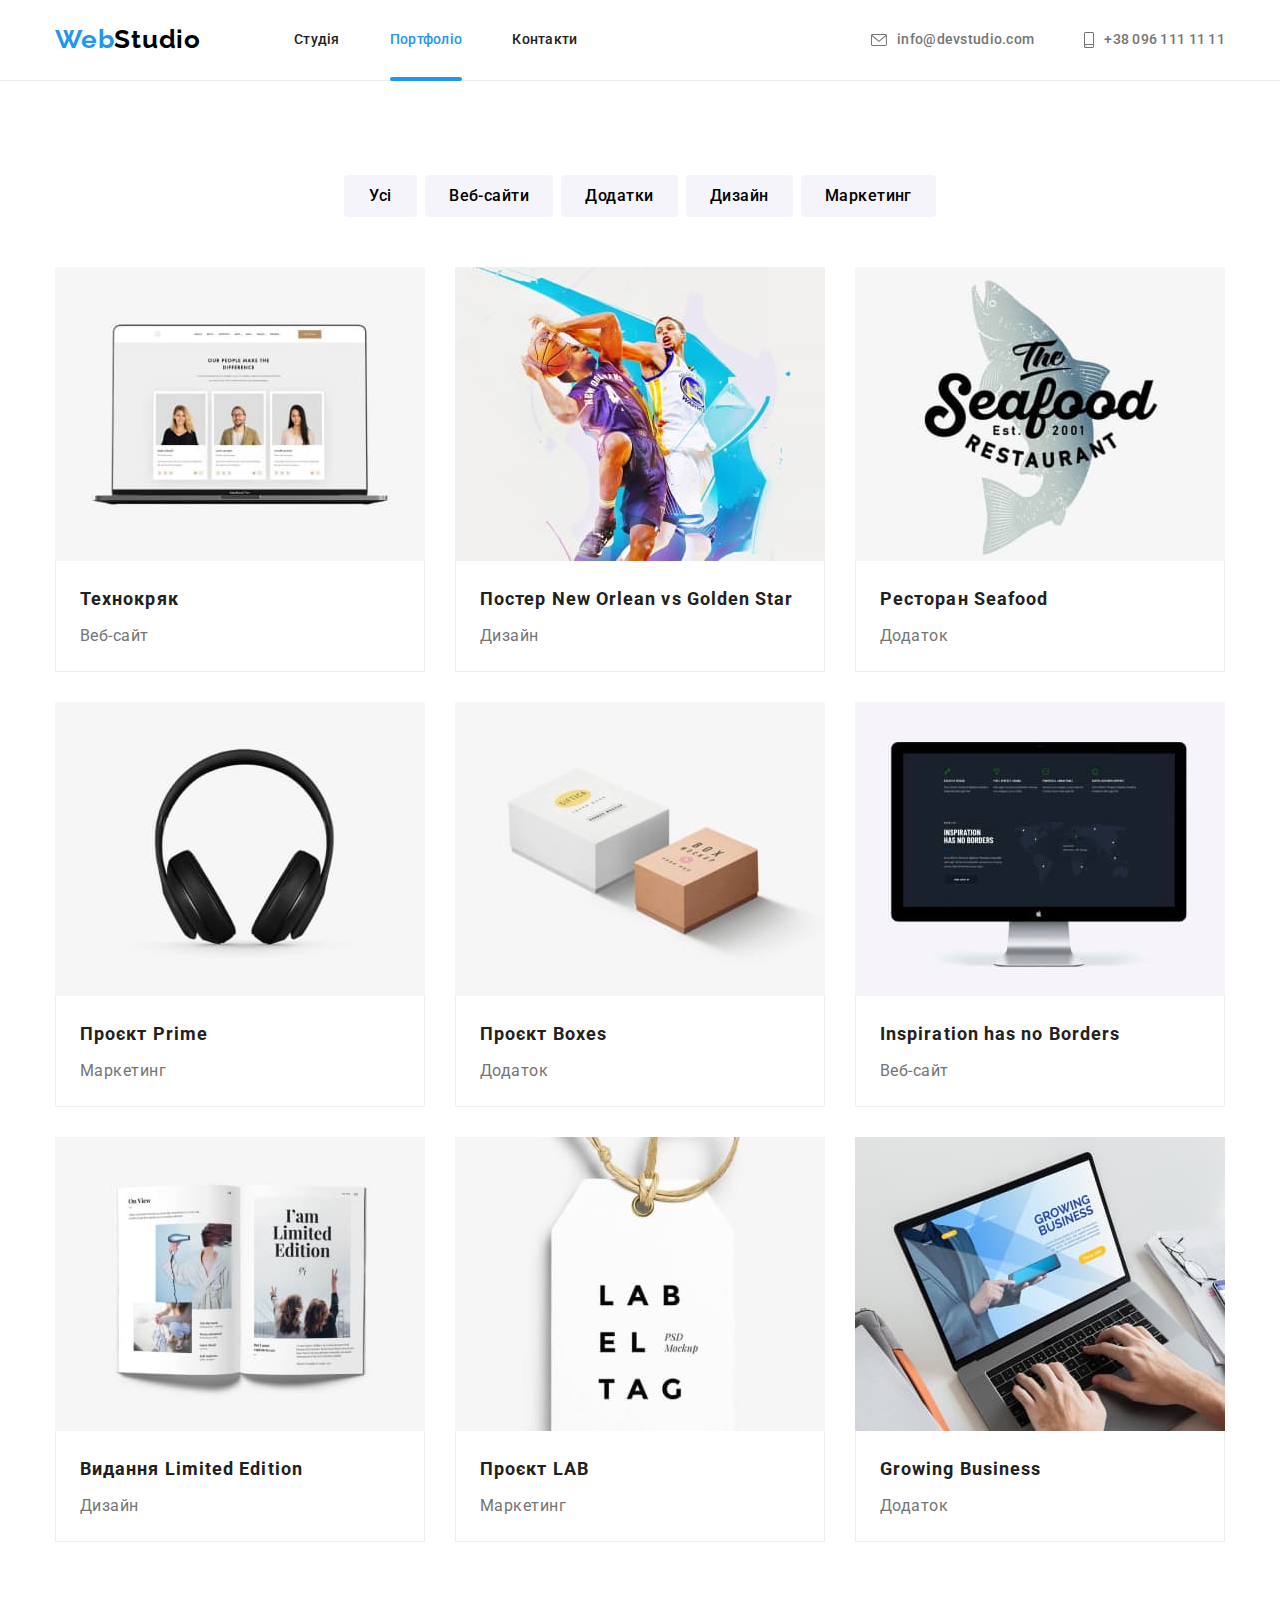
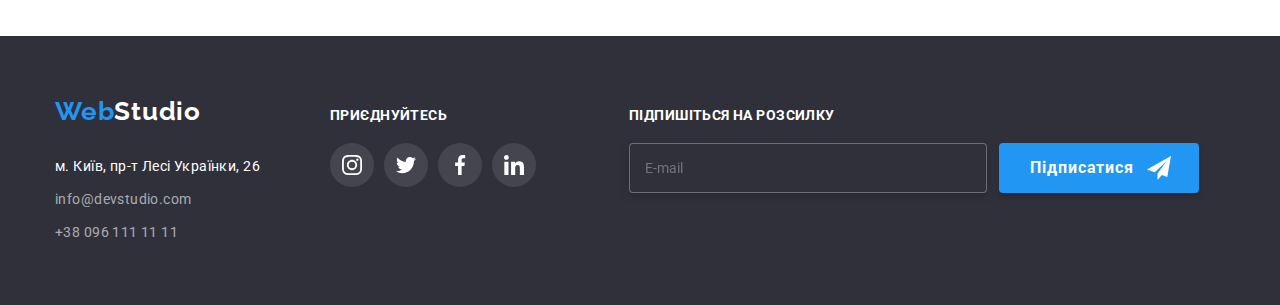
<file: portfolio.html>
<!DOCTYPE html>
<html lang="uk">

<head>
    <meta charset="UTF-8">
    <meta http-equiv="X-UA-Compatible" content="IE=edge">
    <meta name="viewport" content="width=device-width, initial-scale=1.0">
    <title lang="en">WebStudio</title>
    <link rel="preconnect" href="https://fonts.googleapis.com">
    <link rel="preconnect" href="https://fonts.gstatic.com" crossorigin>
    <link
        href="https://fonts.googleapis.com/css2?family=Raleway:wght@700&family=Roboto:wght@400;500;700;900&display=swap"
        rel="stylesheet">
    <link rel="stylesheet"
        href="https://cdnjs.cloudflare.com/ajax/libs/modern-normalize/1.1.0/modern-normalize.min.css">
        <link rel="stylesheet" href="./css/main.min.css">
        <!-- <link rel="stylesheet" href="./css/styles.css"> -->
</head>

<body>

    <header class="header">
        <!-- Logo -->
        <div class="container flex-nav">
            <nav class="header-nav">
                <a class="logo" href="/"><span class="logo-web">Web</span><span class="logo-studio">Studio</span></a>
                <ul class="site-nav list">
                    <li class="item"><a class="link " href="./index.html">Студія</a></li>
                    <li class="item"><a class="link current" href="./portfolio.html">Портфоліо</a></li>
                    <li class="item"><a class="link" href="#contacts">Контакти</a></li>
                </ul>
            </nav>
            <ul class="site-cont list">
                <li class="item">
                    <a class="link-contact" href="mailto:">
                        <svg class="mail-icon" width="16" height="12">
                            <use href="./images/icons.svg#icon-letter" width="16" height="12"></use>
                        </svg>
                        info@devstudio.com
                    </a>
                </li>
                <li class="item"><a class="link-contact" href="tel:+380961111111">
                        <svg class="phone-icon" width="10" height="16">
                            <use href="./images/icons.svg#icon-smartphone" width="10" height="16"></use>
                        </svg>
                        +38 096 111 11 11
                    </a>
                </li>
                
            </ul>
        </div>
    </header>
    <main>
        <section class="section">
            <div class="container">
                <h1 class="filter visually-hidden">Портфоліо</h1>
                <ul class="filter-btn list">
                    <li class="filter-type"><button class="filter-list btn btn-shad" type="button">Усі</button></li>
                    <li class="filter-type"><button class="filter-list btn btn-shad" type="button">Веб-сайти</button></li>
                    <li class="filter-type"><button class="filter-list btn btn-shad" type="button">Додатки</button></li>
                    <li class="filter-type"><button class="filter-list btn btn-shad" type="button">Дизайн</button></li>
                    <li class="filter-type"><button class="filter-list btn btn-shad" type="button">Маркетинг</button></li>
                </ul>
                <ul class="filter-item list">
                    <li class="list-object">
                        <a class="list-link" href="">
                            <div class="team-thumb">
                                <img class="img-dsc" src="./images/product1.jpg" alt="Ноутбук з відкритою головною сторінкою" width="370">
                                <div class="overlay">
                                    <p class="overlay-text">
                                        Ресурс пропонує комплексні пропозиції з різним рівнем функціоналу та сервісів. Все це дозволить відвідувачу
                                        отримати
                                        вичерпні відомості про компанію чи приватну особу.
                                    </p>
                                </div>
                            </div>
                            <div class="title-brd">
                                <h2 class="list-title">Технокряк</h2>
                                <p class="list-descrpt">Веб-сайт</p>
                            </div>
                        </a>
                    </li>
                    <li class="list-object">
                        <a class="list-link" href="">
                            <div class="team-thumb">
                            <img class="img-dsc" src="./images/product2.jpg" alt=" Постер New Orleans vg Golden State Warriors"
                                width="370">
                                <div class="overlay">
                                    <p class="overlay-text">
                                        Ресурс пропонує комплексні пропозиції з різним рівнем функціоналу та сервісів. Все це дозволить відвідувачу
                                        отримати
                                        вичерпні відомості про компанію чи приватну особу.
                                    </p>
                                </div> 
                            </div>       
                            <div class="title-brd">
                                <h2 class="list-title">Постер New Orlean vs Golden Star</h2>
                                <p class="list-descrpt">Дизайн</p>
                            </div>
                        </a>
                    </li>
                    <li class="list-object">
                        <a class="list-link" href="">
                            <div class="team-thumb">
                            <img class="img-dsc" src="./images/product3.jpg" alt="емблема ресторану Seafood" width="370">
                                <div class="overlay">
                                    <p class="overlay-text">
                                        Ресурс пропонує комплексні пропозиції з різним рівнем функціоналу та сервісів. Все це дозволить відвідувачу
                                        отримати
                                        вичерпні відомості про компанію чи приватну особу.
                                    </p>
                                </div>
                            </div>    
                            <div class="title-brd">    
                                <h2 class="list-title">Ресторан Seafood</h2>
                                <p class="list-descrpt">Додаток</p>
                            </div>
                        </a>
                    </li>
                    <li class="list-object">
                        <a class="list-link" href="">
                            <div class="team-thumb">
                            <img class="img-dsc" src="./images/product4.jpg" alt="навушники" width="370">
                                <div class="overlay">
                                    <p class="overlay-text">
                                        Ресурс пропонує комплексні пропозиції з різним рівнем функціоналу та сервісів. Все це дозволить відвідувачу
                                        отримати
                                        вичерпні відомості про компанію чи приватну особу.
                                    </p>
                                </div>
                            </div>    
                            <div class="title-brd">    
                                <h2 class="list-title">Проєкт Prime</h2>
                                <p class="list-descrpt">Маркетинг</p>
                            </div>
                        </a>
                    </li>
                    <li class="list-object">
                        <a class="list-link" href="">
                            <div class="team-thumb">
                            <img class="img-dsc" src="./images/product5.jpg" alt="дві картонних коробки" width="370">
                                <div class="overlay">
                                    <p class="overlay-text">
                                        Ресурс пропонує комплексні пропозиції з різним рівнем функціоналу та сервісів. Все це дозволить відвідувачу
                                        отримати
                                        вичерпні відомості про компанію чи приватну особу.
                                    </p>
                                </div>
                            </div>    
                            <div class="title-brd">    
                                <h2 class="list-title">Проєкт Boxes</h2>
                                <p class="list-descrpt">Додаток</p>
                            </div>
                        </a>
                    </li>
                    <li class="list-object">
                        <a class="list-link" href="">
                            <div class="team-thumb">
                            <img class="img-dsc" src="./images/product6.jpg" alt="великий монітор" width="370">
                                <div class="overlay">
                                    <p class="overlay-text">
                                        Ресурс пропонує комплексні пропозиції з різним рівнем функціоналу та сервісів. Все це дозволить відвідувачу
                                        отримати
                                        вичерпні відомості про компанію чи приватну особу.
                                    </p>
                                </div>
                            </div>    
                            <div class="title-brd">    
                                <h2 class="list-title">Inspiration has no Borders</h2>
                                <p class="list-descrpt">Веб-сайт</p>
                            </div>
                        </a>
                    </li>
                    <li class="list-object">
                        <a class="list-link" href="">
                            <div class="team-thumb">
                            <img class="img-dsc" src="./images/product7.jpg" alt="Розгорнута книга" width="370">
                                <div class="overlay">
                                    <p class="overlay-text">
                                        Ресурс пропонує комплексні пропозиції з різним рівнем функціоналу та сервісів. Все це дозволить відвідувачу
                                        отримати
                                        вичерпні відомості про компанію чи приватну особу.
                                    </p>
                                </div>
                            </div>    
                            <div class="title-brd">    
                                <h2 class="list-title">Видання Limited Edition</h2>
                                <p class="list-descrpt">Дизайн</p>
                            </div>
                        </a>
                    </li>
                    <li class="list-object">
                        <a class="list-link" href="">
                            <div class="team-thumb">
                            <img class="img-dsc" src="./images/product8.jpg" alt="паперова бірка із ниткою" width="370">
                                <div class="overlay">
                                    <p class="overlay-text">
                                        Ресурс пропонує комплексні пропозиції з різним рівнем функціоналу та сервісів. Все це дозволить відвідувачу
                                        отримати
                                        вичерпні відомості про компанію чи приватну особу.
                                    </p>
                                </div>
                            </div>    
                            <div class="title-brd">    
                                <h2 class="list-title">Проєкт LAB</h2>
                                <p class="list-descrpt">Маркетинг</p>
                            </div>
                        </a>
                    </li>
                    <li class="list-object">
                        <a class="list-link" href="">
                            <div class="team-thumb">
                            <img class="img-dsc" src="./images/product9.jpg" alt="чоловік працює на компютері" width="370">
                                <div class="overlay">
                                    <p class="overlay-text">
                                        Ресурс пропонує комплексні пропозиції з різним рівнем функціоналу та сервісів. Все це дозволить відвідувачу
                                        отримати
                                        вичерпні відомості про компанію чи приватну особу.
                                    </p>
                                </div>             
                            </div>                  
                            <div class="title-brd">    
                                <h2 class="list-title">Growing Business</h2>
                                <p class="list-descrpt">Додаток</p>
                            </div>
                        </a>
                    </li>
                
                </ul>
            </div>
        </section>
    </main>
    <!-- Footer -->
    <footer class="footer">
        <div class="container footer-part" id="contacts">
            <div class="footer-address">
                <a class="logo" href="/"> <span class="logo-web">Web</span><span class="logo-footer">Studio</span></a>
                <address class="address">
                    <p class="address-title">м. Київ, пр-т Лесі Українки, 26</p>
                    <ul class="list">
                        <li class="footer-link"><a class="footer-contact" href="mailto:">info@devstudio.com</a></li>
                        <li class="footer-link"><a class="footer-contact" href="tel:+380961111111">+38 096 111 11 11</a>
                        </li>
                    </ul>
                </address>
            </div>
            <div class="footer-socials">
                <p class="socials-title">Приєднуйтесь</p>
                <ul class="list-socials list">
                    <li class="soc-icon">
                        <a class="link-social" href="">
                            <svg class="social-icons" width="20" height="20">
                                <use href="./images/icons.svg#icon-instagram"></use>
                            </svg>
                        </a>
                    </li>
                    <li class="soc-icon">
                        <a class="link-social" href="">
                            <svg class="social-icons" width="20" height="20">
                                <use href="./images/icons.svg#icon-twitter"></use>
                            </svg>
                        </a>
                    </li>
                    <li class="soc-icon">
                        <a class="link-social" href="">
                            <svg class="social-icons" width="20" height="20">
                                <use href="./images/icons.svg#icon-facebook"></use>
                            </svg>
                        </a>
                    </li>
                    <li class="soc-icon">
                        <a class="link-social" href="">
                            <svg class="social-icons" width="20" height="20">
                                <use href="./images/icons.svg#icon-linkedin"></use>
                            </svg>
                        </a>
                    </li>
                </ul>
            </div>
            <div class="footer-subscribe">
                <p class="subscribe-title">Підпишіться на розсилку</p>
                <form class="subscribe-form">
                    <label>
                        <input class="sub-mail" type="email" name="email" placeholder="E-mail" >
                    </label>
                    <button class="btn sub-btn" type="submit">Підписатися
                        <svg class="sub-icon" width="24" height="24">
                            <use href="./images/icons.svg#icon-subscribe"></use>
                        </svg>
                    </button>
                </form>
            </div>
        </div>
    </footer>
</body>

</html>
</file>
<file: css/main.min.css>
:root{--color-text: #212121;--secondary-text: #757575;--logo-color: #2196f3;--primary-bgr: #ffffff;--secondary-bgr: #2f303a;--boxes-color: #eeeeee;--filter-color: #f5f4fa;--hero-button: #188ce8;--logo-font: "Raleway", sans-serif;--family-font: "Roboto", sans-serif;--trns-effect: 250ms cubic-bezier(0.4, 0, 0.2, 1)}.visually-hidden{position:absolute;width:1px;height:1px;margin:-1px;border:0;padding:0;white-space:nowrap;-webkit-clip-path:inset(100%);clip-path:inset(100%);clip:rect(0 0 0 0);overflow:hidden}body{font-family:var(--family-font);color:var(--color-text);background-color:var(--primary-bgr);font-size:14px}h1,h2,h3,p{margin:0;padding:0}img{display:block;max-width:100%;height:auto}.list{list-style:none;margin:0;padding:0}.section{padding-bottom:60px;padding-top:60px}@media screen and (min-width: 1200px){.section{padding-bottom:94px;padding-top:94px}}.container{padding-left:15px;padding-right:15px;margin-left:auto;margin-right:auto}@media screen and (min-width: 480px){.container{width:480px}}@media screen and (min-width: 768px){.container{width:768px}}@media screen and (min-width: 1200px){.container{width:1200px}}.btn{-webkit-transition:background-color var(--trns-effect),color var(--trns-effect),-webkit-box-shadow var(--trns-effect);transition:background-color var(--trns-effect),color var(--trns-effect),-webkit-box-shadow var(--trns-effect);transition:background-color var(--trns-effect),color var(--trns-effect),box-shadow var(--trns-effect);transition:background-color var(--trns-effect),color var(--trns-effect),box-shadow var(--trns-effect),-webkit-box-shadow var(--trns-effect)}.btn:hover,.btn:focus{background:var(--logo-color);color:var(--primary-bgr);cursor:pointer;-webkit-box-shadow:0px 3px 1px rgba(0,0,0,.1),0px 1px 2px rgba(0,0,0,.08),0px 2px 2px rgba(0,0,0,.12);box-shadow:0px 3px 1px rgba(0,0,0,.1),0px 1px 2px rgba(0,0,0,.08),0px 2px 2px rgba(0,0,0,.12)}.btn-shad:hover,.btn-shad:focus{-webkit-box-shadow:0px 3px 1px rgba(0,0,0,.1),0px 1px 2px rgba(0,0,0,.08),0px 2px 2px rgba(0,0,0,.12);box-shadow:0px 3px 1px rgba(0,0,0,.1),0px 1px 2px rgba(0,0,0,.08),0px 2px 2px rgba(0,0,0,.12)}.header{border-bottom:1px solid #ececec}.flex-nav{display:-webkit-box;display:-ms-flexbox;display:flex}.mail{display:-webkit-box;display:-ms-flexbox;display:flex}.link-contact{display:-webkit-box;display:-ms-flexbox;display:flex;-webkit-box-pack:center;-ms-flex-pack:center;justify-content:center;-webkit-box-align:center;-ms-flex-align:center;align-items:center;font-weight:500;font-size:14px;line-height:1.14;letter-spacing:.02em;text-decoration:none;color:var(--secondary-text);-webkit-transition:color var(--trns-effect);transition:color var(--trns-effect)}.link-contact:hover,.link-contact:focus{color:var(--logo-color)}@media screen and (min-width: 768px){.link-contact{-webkit-box-pack:left;-ms-flex-pack:left;justify-content:left;font-size:12px}}@media screen and (min-width: 1200px){.link-contact{display:-webkit-box;display:-ms-flexbox;display:flex;margin-left:auto;padding-top:32px;padding-bottom:32px;font-size:14px}}.mail-title{display:block}.mail-icon{vertical-align:middle;margin-right:10px;fill:currentColor}.phone-icon{vertical-align:middle;margin-right:10px;fill:currentColor}.site-cont{display:none}@media screen and (min-width: 768px){.site-cont{display:block;margin:0;margin-left:auto}}@media screen and (min-width: 1200px){.site-cont{display:-webkit-box;display:-ms-flexbox;display:flex;margin-left:auto}}@media screen and (min-width: 1200px){.site-cont .item+.item{margin-left:50px}}.header .logo{font-family:var(--logo-font);font-weight:700;font-size:24px;line-height:1.2;letter-spacing:.03em;text-decoration:none}@media screen and (min-width: 1200px){.header .logo{font-size:26px}}.header-nav{display:-webkit-box;display:-ms-flexbox;display:flex;-webkit-box-align:center;-ms-flex-align:center;align-items:center}.header-nav .logo{margin-bottom:0}.site-nav{display:none}@media screen and (min-width: 768px){.site-nav{display:-webkit-box;display:-ms-flexbox;display:flex;margin-left:93px}.site-nav .item+.item{margin-left:50px}}.site-nav .link.current{color:var(--logo-color)}.logo-web{color:var(--logo-color)}.logo-studio{color:#000}.link{display:block;padding-top:32px;padding-bottom:32px;font-weight:500;font-size:14px;line-height:1.14;letter-spacing:.02em;text-decoration:none;color:var(--color-text);-webkit-transition:color var(--trns-effect);transition:color var(--trns-effect)}.link:hover,.link:focus{color:var(--logo-color)}.link{position:relative}.current::after{content:"";position:absolute;bottom:-1px;left:0;width:100%;height:4px;border-radius:2px;background-color:var(--logo-color);opacity:1}@media screen and (min-width: 768px),(max-width: 1199px){.current::after{bottom:-1px}}@media screen and (min-width: 768px){.site-cont{padding-top:21px;padding-bottom:21px}}@media screen and (min-width: 1200px){.site-cont{padding:0}}@media screen and (min-width: 768px){.mail-icon{width:14px;height:10px}}@media screen and (min-width: 1200px){.mail-icon{width:16px;height:12px}}@media screen and (min-width: 768px){.phone-icon{width:10px;height:14px}}@media screen and (min-width: 1200px){.phone-icon{width:10px;height:16px}}@media screen and (min-width: 768px){.site-cont-item:not(:last-child){margin-bottom:10px}}@media screen and (min-width: 1200px){.site-cont-item:not(:last-child){margin-bottom:0}}.main__hero{max-width:1600px;background-color:#c4c4c4;text-align:center;padding-top:118px;padding-bottom:118px;background-image:-webkit-gradient(linear, left top, right top, from(rgba(49, 47, 58, 0.4)), to(rgba(49, 47, 58, 0.4))),url(../images/hero-sm@1x.jpg);background-image:linear-gradient(to right, rgba(49, 47, 58, 0.4), rgba(49, 47, 58, 0.4)),url(../images/hero-sm@1x.jpg);background-repeat:no-repeat;background-size:cover;background-position:center;margin-left:auto;margin-right:auto}@media screen and (min-device-pixel-ratio: 2),screen and (-webkit-min-device-pixel-ratio: 2),screen and (min-resolution: 192dpi),screen and (min-resolution: 2dppx){.main__hero{background-image:-webkit-gradient(linear, left top, right top, from(rgba(49, 47, 58, 0.4)), to(rgba(49, 47, 58, 0.4))),url(../images/hero-sm@2x.jpg);background-image:linear-gradient(to right, rgba(49, 47, 58, 0.4), rgba(49, 47, 58, 0.4)),url(../images/hero-sm@2x.jpg)}}@media screen and (min-width: 768px){.main__hero{background-image:-webkit-gradient(linear, left top, right top, from(rgba(49, 47, 58, 0.4)), to(rgba(49, 47, 58, 0.4))),url(../images/hero-md@1x.jpg);background-image:linear-gradient(to right, rgba(49, 47, 58, 0.4), rgba(49, 47, 58, 0.4)),url(../images/hero-md@1x.jpg)}}@media screen and (min-width: 768px)and (min-device-pixel-ratio: 2),screen and (min-width: 768px)and (-webkit-min-device-pixel-ratio: 2),screen and (min-width: 768px)and (min-resolution: 192dpi),screen and (min-width: 768px)and (min-resolution: 2dppx){.main__hero{background-image:-webkit-gradient(linear, left top, right top, from(rgba(49, 47, 58, 0.4)), to(rgba(49, 47, 58, 0.4))),url(../images/hero-md@2x.jpg);background-image:linear-gradient(to right, rgba(49, 47, 58, 0.4), rgba(49, 47, 58, 0.4)),url(../images/hero-md@2x.jpg)}}@media screen and (min-width: 1200px){.main__hero{padding-top:200px;padding-bottom:200px;background-image:-webkit-gradient(linear, left top, right top, from(rgba(49, 47, 58, 0.4)), to(rgba(49, 47, 58, 0.4))),url(../images/hero-lg@1x.jpg);background-image:linear-gradient(to right, rgba(49, 47, 58, 0.4), rgba(49, 47, 58, 0.4)),url(../images/hero-lg@1x.jpg)}}@media screen and (min-width: 1200px)and (min-device-pixel-ratio: 2),screen and (min-width: 1200px)and (-webkit-min-device-pixel-ratio: 2),screen and (min-width: 1200px)and (min-resolution: 192dpi),screen and (min-width: 1200px)and (min-resolution: 2dppx){.main__hero{background-image:-webkit-gradient(linear, left top, right top, from(rgba(49, 47, 58, 0.4)), to(rgba(49, 47, 58, 0.4))),url(../images/hero-lg@2x.jpg);background-image:linear-gradient(to right, rgba(49, 47, 58, 0.4), rgba(49, 47, 58, 0.4)),url(../images/hero-lg@2x.jpg)}}.hero__item{-webkit-box-pack:center;-ms-flex-pack:center;justify-content:center}.hero__title{font-weight:900;font-size:26px;line-height:1.61;letter-spacing:.06em;text-transform:uppercase;color:var(--primary-bgr);margin-bottom:30px;width:100%}@media screen and (min-width: 1200px){.hero__title{font-size:44px;line-height:1.34}}.hero__btn{min-width:216px;padding:10px 32px;border-color:rgba(0,0,0,0);font-family:inherit;font-weight:700;font-size:16px;line-height:1.87;letter-spacing:.06em;background-color:var(--logo-color);color:var(--primary-bgr);cursor:pointer;border-radius:4px;-webkit-box-shadow:0px 4px 4px rgba(0,0,0,.15);box-shadow:0px 4px 4px rgba(0,0,0,.15);-webkit-transition:background-color var(--trns-effect);transition:background-color var(--trns-effect)}.hero__btn:hover,.hero__btn:focus{background-color:var(--hero-button)}@media screen and (min-width: 768px){.future__list{display:-webkit-box;display:-ms-flexbox;display:flex;-ms-flex-wrap:wrap;flex-wrap:wrap;gap:30px}}@media screen and (min-width: 1200px){.future__list{display:-webkit-box;display:-ms-flexbox;display:flex;gap:0}.future__list .future__item+.future__item{margin-left:30px}}.future__pct{display:-webkit-box;display:-ms-flexbox;display:flex;-webkit-box-pack:center;-ms-flex-pack:center;justify-content:center;-webkit-box-align:center;-ms-flex-align:center;align-items:center;margin-bottom:30px;height:120px;background-color:var(--filter-color)}@media screen and (min-width: 768px){.future__pct{width:354px}}@media screen and (min-width: 1200px){.future__pct{width:270px}}@media screen and (min-width: 768px){.future__item{width:354px}}@media screen and (min-width: 1200px){.future__item{width:270px}}@media screen and (max-width: 767px){.future__item:not(:last-child){margin-bottom:30px}}.futures__label{text-align:center;font-weight:700;font-size:14px;line-height:1.14;letter-spacing:.03em;text-transform:uppercase;margin-bottom:10px}@media screen and (min-width: 768px){.futures__label{text-align:left}}.futures__text{font-size:14px;line-height:1.71;letter-spacing:.03em;color:var(--secondary-text)}.wrapper{position:relative}.wrapper__overlay-title{font-weight:700;font-size:14px;line-height:16px;text-align:center;letter-spacing:.03em;text-transform:uppercase;color:var(--primary-bgr);padding-top:27px;padding-bottom:27px}.wrapper__overlay-dsc{position:absolute;left:0;bottom:0;width:100%;background-color:rgba(47,48,58,.8)}.about{display:none;text-align:center}@media(min-width: 1200px){.about{display:block}}.about__list{display:-webkit-box;display:-ms-flexbox;display:flex}.about__list .about__item+.about__item{margin-left:30px}.main__about{padding-top:0}.about__title{font-weight:700;font-size:36px;line-height:1.17;letter-spacing:.03em;color:var(--color-text);margin-bottom:50px}.team{background:var(--filter-color);text-align:center}.social-list{display:-webkit-box;display:-ms-flexbox;display:flex;-webkit-box-pack:center;-ms-flex-pack:center;justify-content:center;gap:10px}.social-link{display:-webkit-box;display:-ms-flexbox;display:flex;-webkit-box-align:center;-ms-flex-align:center;align-items:center;-webkit-box-pack:center;-ms-flex-pack:center;justify-content:center;color:#afb1b8;width:44px;height:44px;background-color:#fff;border-radius:50%;-webkit-transition:background-color var(--trns-effect),color var(--trns-effect);transition:background-color var(--trns-effect),color var(--trns-effect)}.social-link:hover,.social-link:focus{color:var(--primary-bgr);background-color:var(--logo-color)}.social-icon{fill:currentColor}.team-person{display:block}@media screen and (min-width: 768px){.team-person{display:-webkit-box;display:-ms-flexbox;display:flex;-ms-flex-wrap:wrap;flex-wrap:wrap;-webkit-box-pack:center;-ms-flex-pack:center;justify-content:center;gap:30px}}.team-list{margin-bottom:30px;background-color:var(--primary-bgr);-webkit-box-shadow:0px 1px 3px rgba(0,0,0,.12),0px 1px 1px rgba(0,0,0,.14),0px 2px 1px rgba(0,0,0,.2);box-shadow:0px 1px 3px rgba(0,0,0,.12),0px 1px 1px rgba(0,0,0,.14),0px 2px 1px rgba(0,0,0,.2);border-radius:0px 0px 4px 4px}.team-list:last-child{margin-bottom:0}@media screen and (min-width: 768px){.team-list{margin-bottom:0}}.team-title{margin-bottom:30px;font-weight:700;font-size:28px;line-height:1.17;letter-spacing:.03em;color:var(--color-text)}@media screen and (min-width: 1200px){.team-title{font-size:36px;margin-bottom:50px}}.team-name{font-weight:500;font-size:16px;line-height:1.19;letter-spacing:.03em;color:var(--color-text);margin-bottom:10px}.our-team{padding-top:30px;padding-bottom:30px}.team-position{font-size:16px;line-height:1.18;letter-spacing:.03em;color:var(--secondary-text);margin-bottom:16px}@media screen and (min-width: 768px){.avatar{width:354px}}@media screen and (min-width: 1200px){.avatar{width:270px}}.reg-clients{margin-bottom:30px;font-weight:700;font-size:28px;line-height:33px;text-align:center;letter-spacing:.03em;color:var(--color-text)}@media screen and (min-width: 1200px){.reg-clients{margin-bottom:50px;font-weight:700;font-size:36px}}.clients-list{display:-webkit-box;display:-ms-flexbox;display:flex;-ms-flex-wrap:wrap;flex-wrap:wrap;-webkit-box-pack:center;-ms-flex-pack:center;justify-content:center;-webkit-box-align:center;-ms-flex-align:center;align-items:center;gap:30px}@media screen and (min-width: 1200px){.clients-list{display:-webkit-box;display:-ms-flexbox;display:flex}}.cleints-link{width:210px;height:92px;display:-webkit-box;display:-ms-flexbox;display:flex;-webkit-box-align:center;-ms-flex-align:center;align-items:center;-webkit-box-pack:center;-ms-flex-pack:center;justify-content:center;border:1px solid #afb1b8;border-radius:4px;color:#afb1b8;-webkit-transition:border-color var(--trns-effect),color var(--trns-effect);transition:border-color var(--trns-effect),color var(--trns-effect)}.cleints-link:hover,.cleints-link:focus{border-color:#2196f3;color:#2196f3}@media screen and (min-width: 768px){.cleints-link{width:226px}}@media screen and (min-width: 1200px){.cleints-link{width:170px}}.clients-icon{fill:currentColor}.footer{background-color:var(--secondary-bgr);padding-top:60px;padding-bottom:60px}.footer-part{text-align:center}@media screen and (min-width: 1200px){.footer-part{text-align:left}}@media screen and (min-width: 1200px){.footer-part{display:-webkit-box;display:-ms-flexbox;display:flex;-webkit-box-align:baseline;-ms-flex-align:baseline;align-items:baseline}}@media screen and (min-width: 1200px){.footer-socials{margin-right:93px}}.socials-title{font-weight:700;font-size:14px;line-height:16px;letter-spacing:.03em;text-transform:uppercase;color:var(--primary-bgr);margin-bottom:20px}.list-socials{display:-webkit-box;display:-ms-flexbox;display:flex;-webkit-box-pack:center;-ms-flex-pack:center;justify-content:center;text-align:center;-webkit-box-align:center;-ms-flex-align:center;align-items:center;gap:10px}.link-social{display:-webkit-box;display:-ms-flexbox;display:flex;-webkit-box-align:center;-ms-flex-align:center;align-items:center;-webkit-box-pack:center;-ms-flex-pack:center;justify-content:center;color:var(--primary-bgr);width:44px;height:44px;background-color:rgba(255,255,255,.1);border-radius:50%;-webkit-transition:background-color var(--trns-effect);transition:background-color var(--trns-effect)}.link-social:hover,.link-social:focus{color:var(--primary-bgr);background-color:var(--logo-color)}.social-icons{fill:currentColor}.container-contact{margin-bottom:60px}@media screen and (min-width: 768px){.container-contact{display:-webkit-box;display:-ms-flexbox;display:flex;-webkit-box-align:baseline;-ms-flex-align:baseline;align-items:baseline;-ms-flex-pack:distribute;justify-content:space-around;margin-bottom:60px}}@media screen and (min-width: 768px)and (min-width: 1200px){.container-contact{margin-bottom:0px}}@media screen and (min-width: 1200px){.container-contact{margin-bottom:0}}@media screen and (max-width: 767px){.footer-address{margin-bottom:60px}}@media screen and (min-width: 1200px){.footer-address{margin-right:70px}}.footer .logo{font-family:var(--logo-font);font-weight:700;font-size:24px;line-height:1.2;letter-spacing:.03em;text-decoration:none}@media screen and (min-width: 1200px){.footer .logo{font-size:26px}}.logo{display:block;margin-bottom:28px;text-decoration:none}.logo-footer{color:var(--primary-bgr)}.address{font-style:normal}.address-title{display:block;margin-bottom:9px;font-size:14px;line-height:1.71;letter-spacing:.03em;color:var(--primary-bgr)}.footer-contact{font-size:14px;line-height:1.71;letter-spacing:.03em;color:rgba(255,255,255,.6);text-decoration:none;-webkit-transition:color var(--trns-effect);transition:color var(--trns-effect)}.footer-contact:hover,.footer-contact:focus{color:var(--logo-color)}.footer-link{margin-bottom:9px}.footer-link:last-child{margin-bottom:0}.subscribe-title{font-weight:700;font-size:14px;line-height:16px;letter-spacing:.03em;text-transform:uppercase;color:var(--primary-bgr);margin-bottom:20px}.subscribe-form{-webkit-box-align:center;-ms-flex-align:center;align-items:center}@media screen and (min-width: 768px){.subscribe-form{-webkit-box-pack:center;-ms-flex-pack:center;justify-content:center}}@media screen and (min-width: 1200px){.subscribe-form{display:-webkit-box;display:-ms-flexbox;display:flex}}.sub-mail{width:100%;height:50px;outline:none;color:var(--primary-bgr);padding-left:15px;margin-bottom:20px;background-color:var(--secondary-bgr);border:1px solid rgba(255,255,255,.3);-webkit-filter:drop-shadow(0px 4px 4px rgba(0, 0, 0, 0.15));filter:drop-shadow(0px 4px 4px rgba(0, 0, 0, 0.15));border-radius:4px;-webkit-transition:var(--trns-effect);transition:var(--trns-effect)}.sub-mail:focus{border-color:var(--logo-color)}@media screen and (min-width: 768px){.sub-mail{width:450px;display:block;margin:auto;margin-bottom:20px}}@media screen and (min-width: 1200px){.sub-mail{width:358px;margin-bottom:0}}.mail-input{width:358px;height:50px;border:1px solid rgba(255,255,255,.3);-webkit-filter:drop-shadow(0px 4px 4px rgba(0, 0, 0, 0.15));filter:drop-shadow(0px 4px 4px rgba(0, 0, 0, 0.15));border-radius:4px}.sub-btn{position:relative;min-width:200px;padding-top:10px;padding-left:28px;padding-right:62px;padding-bottom:10px;border:1px rgba(0,0,0,0);font-family:inherit;font-weight:700;font-size:16px;line-height:30px;letter-spacing:.06em;background-color:var(--logo-color);color:var(--primary-bgr);cursor:pointer;border-radius:4px;-webkit-box-shadow:0px 4px 4px rgba(0,0,0,.15);box-shadow:0px 4px 4px rgba(0,0,0,.15);-webkit-transition:background-color var(--trns-effect);transition:background-color var(--trns-effect)}.sub-btn:hover,.sub-btn:focus{background-color:var(--hero-button)}@media screen and (min-width: 1200px){.sub-btn{margin-left:12px}}.sub-icon{position:absolute;top:13px;right:28px}.filter-btn{display:-webkit-box;display:-ms-flexbox;display:flex;margin-bottom:50px;-webkit-box-pack:center;-ms-flex-pack:center;justify-content:center}.filter-btn .filter-type+.filter-type{margin-left:8px}.filter-list{display:inline-block;min-width:73px;padding:6px 22px;font-family:inherit;background-color:var(--filter-color);font-weight:500;font-size:16px;line-height:1.62;text-align:center;letter-spacing:.03em;border-radius:4px;border-color:rgba(0,0,0,0)}.filter-item{display:-webkit-box;display:-ms-flexbox;display:flex;-ms-flex-wrap:wrap;flex-wrap:wrap;gap:30px}.list-object{width:370px}.list-link{display:block;text-decoration:none;-webkit-transition:-webkit-box-shadow var(--trns-effect);transition:-webkit-box-shadow var(--trns-effect);transition:box-shadow var(--trns-effect);transition:box-shadow var(--trns-effect), -webkit-box-shadow var(--trns-effect)}.list-link:hover,.list-link:focus{-webkit-box-shadow:0px 1px 1px rgba(0,0,0,.12),0px 4px 4px rgba(0,0,0,.06),1px 4px 6px rgba(0,0,0,.16);box-shadow:0px 1px 1px rgba(0,0,0,.12),0px 4px 4px rgba(0,0,0,.06),1px 4px 6px rgba(0,0,0,.16)}.list-title{font-weight:700;font-size:18px;line-height:2;letter-spacing:.06em;color:var(--color-text);text-decoration:none;margin-bottom:4px}.list-link{position:relative}.team-thumb{position:relative;overflow:hidden}.title-brd{border-left:1px solid #eee;border-right:1px solid #eee;border-bottom:1px solid #eee;padding:20px 24px}.list-descrpt{display:block;font-size:16px;line-height:1.88;letter-spacing:.03em;color:var(--secondary-text);text-decoration:none}.overlay{position:absolute;top:0;left:0;display:-webkit-box;display:-ms-flexbox;display:flex;-webkit-box-align:center;-ms-flex-align:center;align-items:center;-webkit-transform:translateY(101%);transform:translateY(101%);width:100%;height:294px;background-color:rgba(33,150,243,.9);-webkit-transition:-webkit-transform var(--trns-effect);transition:-webkit-transform var(--trns-effect);transition:transform var(--trns-effect);transition:transform var(--trns-effect), -webkit-transform var(--trns-effect)}.list-link:hover .overlay,.list-link:focus .overlay{-webkit-transform:translateY(0);transform:translateY(0)}.overlay-text{font-weight:400;font-size:18px;line-height:28px;letter-spacing:.03em;color:var(--primary-bgr);padding-left:24px;padding-right:24px}.backdrop{position:fixed;top:0;left:0;width:100%;height:100%;background-color:rgba(0,0,0,.2);-webkit-transition:opacity 250ms cubic-bezier(0.4, 0, 0.2, 1),visibility 250ms cubic-bezier(0.4, 0, 0.2, 1);transition:opacity 250ms cubic-bezier(0.4, 0, 0.2, 1),visibility 250ms cubic-bezier(0.4, 0, 0.2, 1)}.backdrop.is-hidden{opacity:0;visibility:hidden;pointer-events:none}.backdrop.is-hidden .modal{-webkit-transform:translateX(-50%) translateY(-35%);transform:translateX(-50%) translateY(-35%)}.modal{display:block;position:absolute;top:50%;left:50%;-webkit-transform:translate(-50%, -50%);transform:translate(-50%, -50%);width:528px;min-height:581px;padding:40px;text-align:center;background-color:var(--primary-bgr);-webkit-box-shadow:0px 1px 3px rgba(0,0,0,.12),0px 1px 1px rgba(0,0,0,.14),0px 2px 1px rgba(0,0,0,.2);box-shadow:0px 1px 3px rgba(0,0,0,.12),0px 1px 1px rgba(0,0,0,.14),0px 2px 1px rgba(0,0,0,.2);border-radius:4px;-webkit-transition:-webkit-transform 300ms ease-out;transition:-webkit-transform 300ms ease-out;transition:transform 300ms ease-out;transition:transform 300ms ease-out, -webkit-transform 300ms ease-out}@media screen and (min-width: 320px),(max-width: 480px){.modal{width:100%}}@media screen and (min-width: 480px){.modal{width:450px}}@media screen and (min-width: 1200px){.modal{width:528px;overflow-y:hidden}}.close-btn{position:absolute;top:8px;right:8px;display:-webkit-box;display:-ms-flexbox;display:flex;-webkit-box-align:center;-ms-flex-align:center;align-items:center;-webkit-box-pack:center;-ms-flex-pack:center;justify-content:center;width:28px;height:28px;padding:0;cursor:pointer;background-color:rgba(0,0,0,0);border:1px solid rgba(0,0,0,.1);border-radius:50%;-webkit-transition:var(--trns-effect);transition:var(--trns-effect)}.close-btn:focus,.close-btn:hover{fill:var(--logo-color)}.modal-title{font-weight:700;font-size:20px;line-height:23px;text-align:center;letter-spacing:.03em;margin-bottom:12px}.form-group{margin-bottom:20px}.form-field:not(:last-child){display:block;-ms-flex-preferred-size:208px;flex-basis:208px;position:relative;margin-bottom:10px}.form-input{display:-webkit-box;display:-ms-flexbox;display:flex;margin-bottom:0;outline:rgba(0,0,0,0);width:100%;padding-left:42px;color:var(--color-text);height:40px;border:1px solid rgba(33,33,33,.2);border-radius:4px;-webkit-transition:var(--trns-effect);transition:var(--trns-effect)}.form-input:focus{border-color:var(--logo-color)}.form-input:focus+.form-icon{fill:var(--logo-color);border-color:var(--logo-color)}.form-icon{position:absolute;top:29px;left:15px;-webkit-transition:var(--trns-effect);transition:var(--trns-effect)}.form-label{display:block;font-weight:400;font-size:12px;line-height:14px;letter-spacing:.01em;color:#757575;text-align:left;margin-bottom:4px}.form-comment{display:-webkit-box;display:-ms-flexbox;display:flex;font-weight:400;font-size:12px;line-height:14px;letter-spacing:.01em;color:#757575;text-align:left;margin-bottom:4px}.form-message{display:-webkit-box;display:-ms-flexbox;display:flex;width:100%;height:120px;resize:none;outline:none;padding:12px 16px;border:1px solid rgba(33,33,33,.2);border-radius:4px;-webkit-transition:var(--trns-effect);transition:var(--trns-effect)}.form-message:focus{border-color:var(--logo-color)}@media screen and (min-width: 340px),(max-width: 479px){.form-message{width:100%}}.form-agreement{display:-webkit-box;display:-ms-flexbox;display:flex;-webkit-box-align:center;-ms-flex-align:center;align-items:center;-webkit-box-pack:center;-ms-flex-pack:center;justify-content:center;margin-bottom:30px}.form-checkbox{-webkit-appearance:none;-moz-appearance:none;appearance:none}.form-checkbox-icon .unchecked{opacity:1;-webkit-transition:var(--trns-effect);transition:var(--trns-effect)}.form-checkbox:checked+.form-checkbox-icon .unchecked{opacity:0}.form-checkbox-icon .checked{opacity:0;-webkit-transition:var(--trns-effect);transition:var(--trns-effect)}.form-checkbox:checked+.form-checkbox-icon .checked{opacity:1}.form-agreement-text{-webkit-user-select:none;-moz-user-select:none;-ms-user-select:none;user-select:none;margin-left:7px;color:#757575;font-weight:400;font-size:12px;line-height:1.16px;letter-spacing:.03em}@media screen and (min-width: 1200px){.form-agreement-text{font-size:14px;line-height:1.71px}}.form-agreement-link{color:var(--logo-color)}.form-btn{width:200px;height:50px;font-weight:700;font-size:16px;line-height:1.88;letter-spacing:.06em;color:var(--primary-bgr);background:var(--logo-color);-webkit-box-shadow:0px 4px 4px rgba(0,0,0,.15);box-shadow:0px 4px 4px rgba(0,0,0,.15);border-radius:4px;border-color:rgba(0,0,0,0)}.menu-toggle{min-height:40px;min-width:40px;display:-webkit-box;display:-ms-flexbox;display:flex;-webkit-box-align:center;-ms-flex-align:center;align-items:center;-webkit-box-pack:center;-ms-flex-pack:center;justify-content:center;margin-left:auto;padding:0;background-color:rgba(0,0,0,0);cursor:pointer;border:none;border-radius:50%;outline:none}@media(min-width: 768px){.menu-toggle{display:none}}.menu-toggle:hover,.menu-toggle:focus{color:var(--logo-color);-webkit-transition:var(--trns-effect);transition:var(--trns-effect);fill:var(--logo-color)}.menu-container{padding:48px 40px;position:fixed;display:-webkit-box;display:-ms-flexbox;display:flex;-webkit-box-orient:vertical;-webkit-box-direction:normal;-ms-flex-direction:column;flex-direction:column;top:0;left:0;width:100vw;height:100vh;padding:48 40px;background-color:#fff;z-index:999;-webkit-transform:translateX(100%);transform:translateX(100%);-webkit-transition:-webkit-transform 250ms ease-in-out;transition:-webkit-transform 250ms ease-in-out;transition:transform 250ms ease-in-out;transition:transform 250ms ease-in-out, -webkit-transform 250ms ease-in-out}.menu-container.is-open{-webkit-transform:translateX(0);transform:translateX(0)}.mobile-link:hover,.mobile-link:focus{color:#2196f3}.menu-container .menu-toggle{position:absolute;top:16px;right:16px;color:#fff}.mobile-menu{padding:0;margin-bottom:auto;list-style:none}.mobile-menu .link.current{color:var(--logo-color)}@media screen and (max-width: 767px){.current::after{opacity:0}}.mobile-menu .link{display:block;padding:10px;font-weight:500;font-size:40px;line-height:47px;letter-spacing:.02em;color:#212121;text-decoration:none}.mobile-link:hover,.mobile-link:focus{color:#2196f3}.mobile-contacts{padding:0;margin-top:0;margin-bottom:64px;text-decoration:none;list-style:none}.mobile-contacts-link{-webkit-box-pack:left;-ms-flex-pack:left;justify-content:left;-webkit-box-align:center;-ms-flex-align:center;align-items:center;font-weight:500;text-decoration:none;color:#2196f3;-webkit-transition:color var(--trns-effect);transition:color var(--trns-effect)}.mobile-contacts-link:hover,.mobile-contacts-link:focus{color:var(--logo-color)}.mail-link{color:#757575}.mobile-contacts-item{font-weight:500;font-size:24px;line-height:1.18;letter-spacing:.02em}.mobile-contacts-item:not(:last-child){padding-bottom:30px;font-weight:500;font-size:34px;line-height:23px;letter-spacing:.02em}@media screen and (max-width: 449px){.mobile-socials{gap:10px}}@media screen and (max-width: 767px){.mobile-socials{display:-webkit-box;display:-ms-flexbox;display:flex;-ms-flex-wrap:wrap;flex-wrap:wrap;text-align:left}.mobile-socials-item{padding-left:10px;padding-right:10px}.mobile-socials-item:nth-child(1){padding-left:0px}.mobile-socials-item:not(:first-child){border-left:1px solid rgba(33,33,33,.2)}.mobile-socials-link{font-weight:500;font-size:18px;line-height:1.2222222222;letter-spacing:.02em;color:#2196f3;text-decoration:none}}/*# sourceMappingURL=main.min.css.map */
</file>
